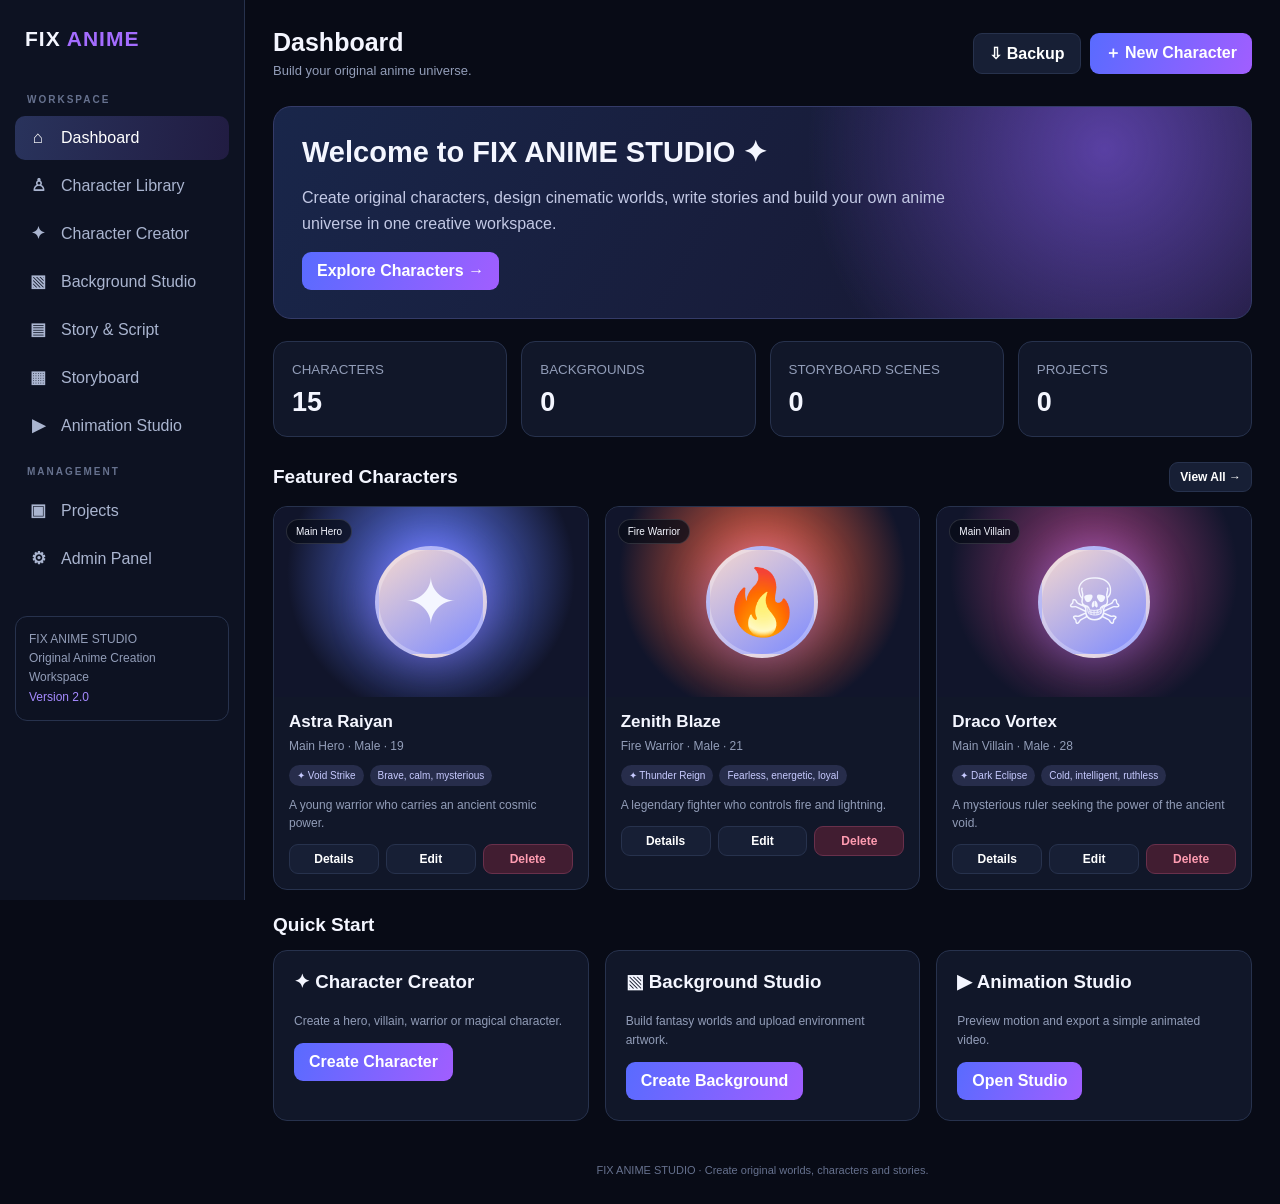
<file: index.html>
<!DOCTYPE html>
<html lang="en">
<head>
<meta charset="UTF-8">
<meta name="viewport" content="width=device-width, initial-scale=1.0">
<title>FIX ANIME STUDIO</title>
<style>
:root{--bg:#080b16;--panel:#111729;--panel2:#171f35;--line:#27324d;--text:#f4f6ff;--muted:#929db8;--blue:#6d7cff;--purple:#a46cff;--cyan:#4edbff;--danger:#ff5578}
*{box-sizing:border-box}
body{margin:0;background:var(--bg);color:var(--text);font-family:Inter,Segoe UI,Arial,sans-serif}
button,input,textarea,select{font:inherit}
button{cursor:pointer;border:0}
.app{display:flex;min-height:100vh}
.sidebar{width:245px;background:#0d1222;border-right:1px solid var(--line);padding:22px 15px;position:fixed;inset:0 auto 0 0;overflow:auto;z-index:5}
.logo{font-size:21px;font-weight:900;letter-spacing:1px;margin:5px 10px 28px}
.logo span{color:var(--purple)}
.nav-label{color:#66718e;font-size:10px;font-weight:800;letter-spacing:2px;padding:15px 12px 8px}
.nav{display:flex;align-items:center;gap:12px;padding:12px;border-radius:10px;color:#aab5d0;margin:3px 0;text-align:left;width:100%;background:transparent}
.nav:hover,.nav.active{background:linear-gradient(100deg,#29335c,#211c42);color:white}
.nav b{font-size:17px;width:22px;text-align:center}
.side-bottom{margin-top:35px;padding:13px;border:1px solid var(--line);border-radius:12px;color:var(--muted);font-size:12px;line-height:1.6}
.main{margin-left:245px;width:calc(100% - 245px);padding:28px;max-width:1600px}
.topbar{display:flex;justify-content:space-between;align-items:center;gap:15px;margin-bottom:28px}
.topbar h1{font-size:25px;margin:0}
.topbar p{color:var(--muted);font-size:13px;margin:6px 0 0}
.top-actions{display:flex;gap:9px;flex-wrap:wrap}
.btn{padding:10px 15px;border-radius:9px;background:var(--panel2);color:white;border:1px solid var(--line);font-weight:700}
.btn.primary{background:linear-gradient(110deg,#596bff,#a15eff);border:0}
.btn.danger{background:#411d31;color:#ff9cb1;border-color:#69304b}
.btn.small{padding:7px 10px;font-size:12px}
.page{display:none}.page.active{display:block}
.hero{padding:28px;border-radius:18px;background:radial-gradient(circle at 85% 20%,#5940a3 0,transparent 35%),linear-gradient(120deg,#19264a,#17152e);border:1px solid #343b68;margin-bottom:22px}
.hero h2{font-size:29px;margin:0 0 8px}.hero p{color:#c3c9e5;max-width:650px;line-height:1.6}
.stats{display:grid;grid-template-columns:repeat(4,1fr);gap:14px;margin:18px 0 25px}
.stat,.panel,.card{background:var(--panel);border:1px solid var(--line);border-radius:14px}
.stat{padding:18px}.stat small{color:var(--muted)}.stat strong{display:block;font-size:27px;margin-top:9px}
.section-head{display:flex;justify-content:space-between;align-items:center;gap:12px;margin:24px 0 14px;flex-wrap:wrap}
.section-head h2{margin:0;font-size:19px}
.grid{display:grid;grid-template-columns:repeat(3,minmax(0,1fr));gap:16px}
.card{overflow:hidden;min-width:0}
.portrait{height:190px;display:flex;align-items:center;justify-content:center;position:relative;overflow:hidden;background:radial-gradient(circle at 50% 35%,#596bb5,#171a37 68%)}
.portrait .orb{width:112px;height:112px;border-radius:50%;display:flex;align-items:center;justify-content:center;font-size:64px;background:linear-gradient(145deg,#f5d8ce,#7c8aff);box-shadow:0 0 45px #9a7cff77;border:4px solid #ffffff44}
.portrait img{width:100%;height:100%;object-fit:cover;position:absolute;inset:0}
.portrait .role-tag{position:absolute;left:12px;top:12px;background:#080b16bb;padding:6px 9px;border-radius:20px;font-size:10px;border:1px solid #ffffff22}
.card-body{padding:15px}.card-body h3{margin:0 0 5px;font-size:17px}.card-body p{margin:5px 0;color:var(--muted);font-size:12px;line-height:1.5}
.tags{display:flex;gap:6px;flex-wrap:wrap;margin:10px 0}.tag{font-size:10px;padding:5px 8px;border-radius:20px;background:#272d4b;color:#c7caff}
.card-actions{display:flex;gap:7px;margin-top:12px}
.card-actions button{flex:1}
.form-grid{display:grid;grid-template-columns:repeat(2,minmax(0,1fr));gap:13px}
.field{display:flex;flex-direction:column;gap:7px;margin-bottom:12px}
.field label{font-size:12px;color:#aeb8d2;font-weight:700}
.field input,.field textarea,.field select,.search{width:100%;background:#0b1120;border:1px solid var(--line);color:white;padding:11px;border-radius:9px;outline:none}
.field input:focus,.field textarea:focus,.field select:focus,.search:focus{border-color:var(--blue)}
.field textarea{min-height:95px;resize:vertical}
.panel{padding:20px;margin-bottom:18px}
.panel h2,.panel h3{margin-top:0}
.muted{color:var(--muted);font-size:12px;line-height:1.6}
.toolbar{display:flex;gap:10px;flex-wrap:wrap;margin-bottom:15px}
.toolbar .search{max-width:320px}
.empty{padding:35px;text-align:center;color:var(--muted);border:1px dashed var(--line);border-radius:12px}
.scene-list{display:grid;gap:10px}
.scene{padding:14px;background:#0c1324;border:1px solid var(--line);border-radius:10px}
.preview{background:#070a12;border:1px solid var(--line);border-radius:14px;overflow:hidden}
#animationCanvas{width:100%;height:auto;display:block;background:#10172a}
.footer-note{color:#66718e;font-size:11px;margin-top:25px;text-align:center}
.modal{display:none;position:fixed;inset:0;background:#000b;z-index:20;align-items:center;justify-content:center;padding:18px}
.modal.show{display:flex}
.modal-box{background:#111729;border:1px solid var(--line);border-radius:16px;padding:22px;width:min(600px,100%);max-height:90vh;overflow:auto}
.close{float:right;background:#252e49;color:white;border-radius:8px;padding:6px 10px}
.upload-preview{width:100%;max-height:180px;object-fit:contain;background:#080b16;border-radius:10px;margin-top:8px}
@media(max-width:1050px){.grid{grid-template-columns:repeat(2,minmax(0,1fr))}.stats{grid-template-columns:repeat(2,1fr)}}
@media(max-width:700px){.sidebar{width:65px;padding:12px 7px}.logo{font-size:0;margin:12px 5px 25px}.logo:first-letter{font-size:23px}.nav{justify-content:center;padding:12px 5px;font-size:0}.nav b{font-size:19px}.nav-label,.side-bottom{display:none}.main{margin-left:65px;width:calc(100% - 65px);padding:16px 12px}.grid{grid-template-columns:1fr}.stats{gap:8px}.stat{padding:12px}.stat strong{font-size:21px}.form-grid{grid-template-columns:1fr}.topbar h1{font-size:20px}.hero h2{font-size:23px}}
</style>
</head>
<body>
<div class="app">
<aside class="sidebar">
  <div class="logo">FIX <span>ANIME</span></div>
  <div class="nav-label">WORKSPACE</div>
  <button class="nav active" data-page="dashboard"><b>⌂</b>Dashboard</button>
  <button class="nav" data-page="characters"><b>♙</b>Character Library</button>
  <button class="nav" data-page="creator"><b>✦</b>Character Creator</button>
  <button class="nav" data-page="backgrounds"><b>▧</b>Background Studio</button>
  <button class="nav" data-page="story"><b>▤</b>Story & Script</button>
  <button class="nav" data-page="storyboard"><b>▦</b>Storyboard</button>
  <button class="nav" data-page="animation"><b>▶</b>Animation Studio</button>
  <div class="nav-label">MANAGEMENT</div>
  <button class="nav" data-page="projects"><b>▣</b>Projects</button>
  <button class="nav" data-page="admin"><b>⚙</b>Admin Panel</button>
  <div class="side-bottom">FIX ANIME STUDIO<br>Original Anime Creation Workspace<br><span style="color:#a58aff">Version 2.0</span></div>
</aside>

<main class="main">
<header class="topbar">
  <div><h1 id="pageTitle">Dashboard</h1><p>Build your original anime universe.</p></div>
  <div class="top-actions"><button class="btn" onclick="exportBackup()">⇩ Backup</button><button class="btn primary" onclick="go('creator')">＋ New Character</button></div>
</header>

<section class="page active" id="dashboard">
  <div class="hero">
    <h2>Welcome to FIX ANIME STUDIO ✦</h2>
    <p>Create original characters, design cinematic worlds, write stories and build your own anime universe in one creative workspace.</p>
    <button class="btn primary" onclick="go('characters')">Explore Characters →</button>
  </div>
  <div class="stats">
    <div class="stat"><small>CHARACTERS</small><strong id="statCharacters">15</strong></div>
    <div class="stat"><small>BACKGROUNDS</small><strong id="statBackgrounds">0</strong></div>
    <div class="stat"><small>STORYBOARD SCENES</small><strong id="statScenes">0</strong></div>
    <div class="stat"><small>PROJECTS</small><strong id="statProjects">0</strong></div>
  </div>
  <div class="section-head"><h2>Featured Characters</h2><button class="btn small" onclick="go('characters')">View All →</button></div>
  <div class="grid" id="featuredCharacters"></div>
  <div class="section-head"><h2>Quick Start</h2></div>
  <div class="grid">
    <div class="panel"><h3>✦ Character Creator</h3><p class="muted">Create a hero, villain, warrior or magical character.</p><button class="btn primary" onclick="go('creator')">Create Character</button></div>
    <div class="panel"><h3>▧ Background Studio</h3><p class="muted">Build fantasy worlds and upload environment artwork.</p><button class="btn primary" onclick="go('backgrounds')">Create Background</button></div>
    <div class="panel"><h3>▶ Animation Studio</h3><p class="muted">Preview motion and export a simple animated video.</p><button class="btn primary" onclick="go('animation')">Open Studio</button></div>
  </div>
</section>

<section class="page" id="characters">
  <div class="section-head"><h2>Anime Character Library</h2><button class="btn primary" onclick="go('creator')">＋ Add Character</button></div>
  <div class="toolbar"><input class="search" id="characterSearch" placeholder="Search character..." oninput="renderCharacters()"><select class="search" id="roleFilter" onchange="renderCharacters()"><option value="">All Roles</option><option>Hero</option><option>Villain</option><option>Warrior</option><option>Mage</option><option>Guardian</option></select></div>
  <div class="grid" id="characterGrid"></div>
</section>

<section class="page" id="creator">
  <div class="panel">
    <h2 id="creatorHeading">✦ Character Creator</h2>
    <p class="muted">Create a new original character or edit an existing one. Upload your own character artwork.</p>
    <form id="characterForm">
      <input type="hidden" id="editCharacterId">
      <div class="form-grid">
        <div class="field"><label>Character Name *</label><input id="cName" required placeholder="Example: Astra Raiyan"></div>
        <div class="field"><label>Role / Class</label><input id="cRole" placeholder="Hero, Villain, Warrior..."></div>
        <div class="field"><label>Gender</label><select id="cGender"><option>Male</option><option>Female</option><option>Other</option></select></div>
        <div class="field"><label>Age</label><input id="cAge" placeholder="19"></div>
        <div class="field"><label>Personality</label><input id="cPersonality" placeholder="Brave, mysterious, calm..."></div>
        <div class="field"><label>Hair Style / Color</label><input id="cHair" placeholder="Silver spiky hair"></div>
        <div class="field"><label>Eye Style / Color</label><input id="cEyes" placeholder="Glowing blue eyes"></div>
        <div class="field"><label>Outfit</label><input id="cOutfit" placeholder="Dark futuristic armor"></div>
        <div class="field"><label>Special Power</label><input id="cPower" placeholder="Void Strike"></div>
        <div class="field"><label>Character Artwork</label><input id="cImage" type="file" accept="image/*"></div>
      </div>
      <div class="field"><label>Backstory</label><textarea id="cStory" placeholder="Write the character's origin story..."></textarea></div>
      <img id="characterUploadPreview" class="upload-preview" style="display:none">
      <div class="top-actions"><button class="btn primary" type="submit">Save Character</button><button class="btn" type="button" onclick="resetCharacterForm()">Clear Form</button></div>
    </form>
  </div>
</section>

<section class="page" id="backgrounds">
  <div class="section-head"><h2>▧ Background Studio</h2></div>
  <div class="panel">
    <h3>Create Environment</h3>
    <div class="form-grid">
      <div class="field"><label>Background Name</label><input id="bgName" placeholder="Ancient Moon Kingdom"></div>
      <div class="field"><label>Environment Type</label><select id="bgType"><option>Fantasy City</option><option>Dark Forest</option><option>Ancient Temple</option><option>Mountain</option><option>Battlefield</option><option>Futuristic City</option><option>Ocean</option><option>Other</option></select></div>
    </div>
    <div class="field"><label>Description</label><textarea id="bgDescription" placeholder="Describe the environment, lighting, atmosphere and details..."></textarea></div>
    <div class="field"><label>Upload Background Artwork</label><input type="file" id="bgImage" accept="image/*"></div>
    <img id="backgroundUploadPreview" class="upload-preview" style="display:none">
    <button class="btn primary" onclick="saveBackground()">Save Background</button>
    <button class="btn" onclick="makeBackgroundPrompt()">Generate Text Prompt</button>
    <textarea id="bgPrompt" placeholder="Your background prompt will appear here..." style="width:100%;margin-top:12px;min-height:90px;background:#0b1120;color:white;border:1px solid var(--line);border-radius:9px;padding:12px"></textarea>
  </div>
  <div class="section-head"><h2>Background Library</h2></div>
  <div class="grid" id="backgroundGrid"></div>
</section>

<section class="page" id="story">
  <div class="panel">
    <h2>▤ Story & Script Editor</h2>
    <div class="field"><label>Anime / Episode Title</label><input id="storyTitle" placeholder="The Rise of the Void"></div>
    <div class="field"><label>Story / Script</label><textarea id="storyText" style="min-height:350px" placeholder="SCENE 01&#10;EXT. ANCIENT KINGDOM - NIGHT&#10;&#10;Write your story and dialogue here..."></textarea></div>
    <div class="top-actions"><button class="btn primary" onclick="saveStory()">Save Script</button><button class="btn" onclick="downloadStory()">Download TXT</button></div>
  </div>
</section>

<section class="page" id="storyboard">
  <div class="panel">
    <h2>▦ Storyboard Scene Builder</h2>
    <div class="form-grid">
      <div class="field"><label>Scene Title</label><input id="sceneTitle" placeholder="Scene 01 - The Arrival"></div>
      <div class="field"><label>Character</label><select id="sceneCharacter"></select></div>
      <div class="field"><label>Background</label><select id="sceneBackground"></select></div>
      <div class="field"><label>Camera Angle</label><select id="sceneCamera"><option>Wide Shot</option><option>Close Up</option><option>Medium Shot</option><option>Low Angle</option><option>High Angle</option><option>Over The Shoulder</option></select></div>
      <div class="field"><label>Action</label><input id="sceneAction" placeholder="Character enters the ancient temple"></div>
      <div class="field"><label>Duration (seconds)</label><input id="sceneDuration" type="number" min="1" max="120" value="5"></div>
    </div>
    <div class="field"><label>Dialogue</label><textarea id="sceneDialogue" placeholder="Character dialogue..."></textarea></div>
    <button class="btn primary" onclick="saveScene()">＋ Add Storyboard Scene</button>
  </div>
  <div class="section-head"><h2>Your Scenes</h2></div>
  <div id="sceneList" class="scene-list"></div>
</section>

<section class="page" id="animation">
  <div class="panel">
    <h2>▶ Animation Studio</h2>
    <p class="muted">Select a character and motion effect to preview a simple animated scene. This exports a basic animated composition, not a fully rigged AI animation.</p>
    <div class="form-grid">
      <div class="field"><label>Character</label><select id="animationCharacter" onchange="drawAnimation()"></select></div>
      <div class="field"><label>Motion Effect</label><select id="motionType" onchange="drawAnimation()"><option value="float">Floating Motion</option><option value="side">Side Movement</option><option value="zoom">Zoom In</option><option value="pulse">Energy Pulse</option></select></div>
      <div class="field"><label>Scene Background</label><select id="animationBackground" onchange="drawAnimation()"></select></div>
    </div>
    <div class="preview"><canvas id="animationCanvas" width="960" height="540"></canvas></div>
    <div class="top-actions" style="margin-top:14px"><button class="btn primary" onclick="startAnimation()">▶ Play Preview</button><button class="btn" onclick="stopAnimation()">Ⅱ Stop</button><button class="btn" onclick="exportVideo()">⇩ Export WebM Video</button></div>
    <p class="muted" id="exportStatus">Video export depends on browser MediaRecorder support. Export captures the canvas animation.</p>
  </div>
</section>

<section class="page" id="projects">
  <div class="panel">
    <h2>▣ Projects</h2>
    <div class="form-grid"><div class="field"><label>Project Name</label><input id="projectName" placeholder="My Anime Season 1"></div><div class="field"><label>Project Type</label><select id="projectType"><option>Anime Series</option><option>Short Film</option><option>Character Collection</option><option>Story Project</option></select></div></div>
    <button class="btn primary" onclick="addProject()">＋ Create Project</button>
  </div>
  <div id="projectGrid" class="grid"></div>
</section>

<section class="page" id="admin">
  <div class="panel">
    <h2>⚙ Admin Workspace</h2>
    <p class="muted">Manage the content stored in this browser. This is a local workspace admin panel, not a secure multi-user server admin system.</p>
    <div class="stats">
      <div class="stat"><small>CHARACTERS</small><strong id="adminCharacters">0</strong></div>
      <div class="stat"><small>BACKGROUNDS</small><strong id="adminBackgrounds">0</strong></div>
      <div class="stat"><small>SCENES</small><strong id="adminScenes">0</strong></div>
      <div class="stat"><small>PROJECTS</small><strong id="adminProjects">0</strong></div>
    </div>
    <div class="top-actions">
      <button class="btn primary" onclick="exportBackup()">Export Workspace JSON</button>
      <button class="btn" onclick="document.getElementById('importFile').click()">Import Backup JSON</button>
      <input id="importFile" type="file" accept=".json,application/json" hidden onchange="importBackup(event)">
      <button class="btn danger" onclick="resetWorkspace()">Reset Workspace</button>
    </div>
  </div>
  <div class="panel"><h3>Admin Notes</h3><p class="muted">Your data is saved in this browser using localStorage. Clearing browser data may remove it. Use Export Workspace JSON to keep a backup. For a real online admin dashboard, user accounts and shared storage, a backend such as Supabase or Firebase is required.</p></div>
</section>

<div class="footer-note">FIX ANIME STUDIO · Create original worlds, characters and stories.</div>
</main>
</div>

<div class="modal" id="detailModal" onclick="if(event.target===this)closeModal()">
 <div class="modal-box"><button class="close" onclick="closeModal()">✕</button><div id="modalContent"></div></div>
</div>

<script>
const STORAGE_KEY = "fix_anime_studio_single_v1";

const starterCharacters = [
 {id:"char001",name:"Astra Raiyan",role:"Main Hero",gender:"Male",age:"19",personality:"Brave, calm, mysterious",hair:"Silver white spiky hair",eyes:"Glowing blue",outfit:"Black futuristic ninja outfit",power:"Void Strike",backstory:"A young warrior who carries an ancient cosmic power.",image:"",symbol:"✦",color:"#617dff"},
 {id:"char002",name:"Zenith Blaze",role:"Fire Warrior",gender:"Male",age:"21",personality:"Fearless, energetic, loyal",hair:"Flame red",eyes:"Golden orange",outfit:"Dark red battle armor",power:"Thunder Reign",backstory:"A legendary fighter who controls fire and lightning.",image:"",symbol:"🔥",color:"#ff653e"},
 {id:"char003",name:"Draco Vortex",role:"Main Villain",gender:"Male",age:"28",personality:"Cold, intelligent, ruthless",hair:"Long black hair",eyes:"Crimson red",outfit:"Black royal armor",power:"Dark Eclipse",backstory:"A mysterious ruler seeking the power of the ancient void.",image:"",symbol:"☠",color:"#9c3d78"},
 {id:"char004",name:"Sakura Mirai",role:"Ice Princess",gender:"Female",age:"19",personality:"Gentle, clever, determined",hair:"Pink silver hair",eyes:"Crystal blue",outfit:"White and blue royal dress",power:"Ice Blossom",backstory:"A princess who protects her kingdom with ancient ice magic.",image:"",symbol:"❄",color:"#69c9ff"},
 {id:"char005",name:"Ryu Kazen",role:"Dragon Warrior",gender:"Male",age:"22",personality:"Proud, brave, protective",hair:"Dark blue spiky hair",eyes:"Dragon gold",outfit:"Black and orange combat suit",power:"Inferno Flame",backstory:"A warrior connected to the spirit of an ancient dragon.",image:"",symbol:"🐉",color:"#ed823f"},
 {id:"char006",name:"Miyu Seraph",role:"Spirit Mage",gender:"Female",age:"20",personality:"Wise, mysterious, kind",hair:"Lavender long hair",eyes:"Violet",outfit:"Purple mystical robe",power:"Spirit Magic",backstory:"A gifted mage who can communicate with forgotten spirits.",image:"",symbol:"☾",color:"#9a75e8"},
 {id:"char007",name:"Kairos Zero",role:"Time Scientist",gender:"Male",age:"25",personality:"Logical, quiet, curious",hair:"White silver hair",eyes:"Electric cyan",outfit:"Futuristic black scientist coat",power:"Time Control",backstory:"A genius who discovered a way to bend time itself.",image:"",symbol:"⌛",color:"#41d6db"},
 {id:"char008",name:"Kage Noctis",role:"Shadow Ninja",gender:"Male",age:"23",personality:"Silent, disciplined, mysterious",hair:"Midnight black",eyes:"Red glowing eyes",outfit:"Dark hooded ninja armor",power:"Shadow Dance",backstory:"A silent warrior trained in the forgotten art of shadows.",image:"",symbol:"影",color:"#716baf"},
 {id:"char009",name:"Hecate Noir",role:"Dark Sorceress",gender:"Female",age:"24",personality:"Powerful, mysterious, ambitious",hair:"Black violet hair",eyes:"Purple glowing eyes",outfit:"Elegant dark magical dress",power:"Night Curse",backstory:"A sorceress searching for the secrets of forbidden magic.",image:"",symbol:"♜",color:"#a84caa"},
 {id:"char010",name:"Raven Sylph",role:"Forest Guardian",gender:"Female",age:"20",personality:"Peaceful, brave, independent",hair:"Emerald green",eyes:"Forest green",outfit:"Green and silver nature armor",power:"Nature Spirit",backstory:"A guardian who protects the ancient forests.",image:"",symbol:"🍃",color:"#4ba984"},
 {id:"char011",name:"Drazen Flame",role:"Dragon Master",gender:"Male",age:"26",personality:"Strong, serious, honorable",hair:"Dark crimson",eyes:"Burning amber",outfit:"Dragon scale armor",power:"Dragon Soul",backstory:"The last master of an ancient dragon clan.",image:"",symbol:"♨",color:"#c84c38"},
 {id:"char012",name:"Elena Knight",role:"Light Warrior",gender:"Female",age:"22",personality:"Honest, courageous, compassionate",hair:"Golden blonde",eyes:"Bright blue",outfit:"White and gold knight armor",power:"Light Blade",backstory:"A knight sworn to defend the innocent.",image:"",symbol:"⚔",color:"#c9a75a"},
 {id:"char013",name:"Akira Storm",role:"Storm Fighter",gender:"Male",age:"20",personality:"Energetic, confident, playful",hair:"Electric blue",eyes:"Storm grey",outfit:"Blue futuristic combat jacket",power:"Storm Breaker",backstory:"A young fighter who commands the power of storms.",image:"",symbol:"⚡",color:"#438de5"},
 {id:"char014",name:"Elara Moon",role:"Moon Guardian",gender:"Female",age:"21",personality:"Quiet, graceful, mysterious",hair:"Moon silver",eyes:"Lunar violet",outfit:"Silver celestial robe",power:"Moonlight Veil",backstory:"A guardian chosen by the ancient moon temple.",image:"",symbol:"☾",color:"#9d9ce8"},
 {id:"char015",name:"Lord Veyron",role:"Ancient Antagonist",gender:"Male",age:"Unknown",personality:"Strategic, intimidating, patient",hair:"Long ash grey",eyes:"Glowing amber",outfit:"Ancient black royal armor",power:"Abyss Dominion",backstory:"An ancient ruler whose power was sealed for centuries.",image:"",symbol:"♛",color:"#a84c62"}
];

function freshData(){
 return {
  characters:starterCharacters.map(x=>({...x})),
  backgrounds:[],scenes:[],projects:[],
  story:{title:"",text:""}
 };
}
function loadData(){
 try{
  const saved=JSON.parse(localStorage.getItem(STORAGE_KEY));
  if(!saved || !Array.isArray(saved.characters)) return freshData();
  saved.backgrounds=Array.isArray(saved.backgrounds)?saved.backgrounds:[];
  saved.scenes=Array.isArray(saved.scenes)?saved.scenes:[];
  saved.projects=Array.isArray(saved.projects)?saved.projects:[];
  saved.story=saved.story||{title:"",text:""};
  return saved;
 }catch(e){return freshData();}
}
let data=loadData();
function persist(){
 try{localStorage.setItem(STORAGE_KEY,JSON.stringify(data));}
 catch(e){alert("Storage is full. Try smaller images or remove some uploads.");}
}
function uid(){return "id_"+Date.now()+"_"+Math.random().toString(36).slice(2,8)}
function esc(s=""){return String(s).replace(/[&<>"']/g,c=>({"&":"&amp;","<":"&lt;",">":"&gt;",'"':"&quot;","'":"&#39;"}[c]))}
function go(page){
 document.querySelectorAll(".page").forEach(p=>p.classList.remove("active"));
 document.querySelectorAll(".nav").forEach(n=>n.classList.toggle("active",n.dataset.page===page));
 document.getElementById(page).classList.add("active");
 const titles={dashboard:"Dashboard",characters:"Character Library",creator:"Character Creator",backgrounds:"Background Studio",story:"Story & Script",storyboard:"Storyboard",animation:"Animation Studio",projects:"Projects",admin:"Admin Panel"};
 document.getElementById("pageTitle").textContent=titles[page]||page;
 renderAll();
}
document.querySelectorAll(".nav").forEach(n=>n.addEventListener("click",()=>go(n.dataset.page)));

function avatar(c){
 const image=c.image?`<img src="${c.image}" alt="${esc(c.name)}">`:"";
 return `<div class="portrait" style="background:radial-gradient(circle at 50% 35%,${esc(c.color||"#596bb5")},#11152b 72%)">
 <span class="role-tag">${esc(c.role||"Character")}</span>
 <div class="orb">${esc(c.symbol||"✦")}</div>${image}
 </div>`;
}
function characterCard(c){
 return `<article class="card">${avatar(c)}<div class="card-body">
 <h3>${esc(c.name)}</h3><p>${esc(c.role||"Original Character")} · ${esc(c.gender||"")}${c.age?" · "+esc(c.age):""}</p>
 <div class="tags"><span class="tag">✦ ${esc(c.power||"Unknown Power")}</span><span class="tag">${esc(c.personality||"")}</span></div>
 <p>${esc(c.backstory||"No backstory added yet.")}</p>
 <div class="card-actions"><button class="btn small" onclick="viewCharacter('${c.id}')">Details</button><button class="btn small" onclick="editCharacter('${c.id}')">Edit</button><button class="btn small danger" onclick="deleteCharacter('${c.id}')">Delete</button></div>
 </div></article>`;
}
function renderCharacters(){
 const q=(document.getElementById("characterSearch")?.value||"").toLowerCase();
 const role=document.getElementById("roleFilter")?.value||"";
 const list=data.characters.filter(c=>(`${c.name} ${c.role} ${c.power}`.toLowerCase().includes(q))&&(!role||c.role.toLowerCase().includes(role.toLowerCase())));
 document.getElementById("characterGrid").innerHTML=list.length?list.map(characterCard).join(""):`<div class="empty">No characters found.</div>`;
}
function renderFeatured(){
 document.getElementById("featuredCharacters").innerHTML=data.characters.slice(0,3).map(characterCard).join("");
}
function renderBackgrounds(){
 const el=document.getElementById("backgroundGrid");
 if(!data.backgrounds.length){el.innerHTML='<div class="empty">No backgrounds yet. Create your first environment above.</div>';return}
 el.innerHTML=data.backgrounds.map(b=>`<article class="card">
 <div class="portrait">${b.image?`<img src="${b.image}" alt="">`:`<div class="orb">▧</div>`}<span class="role-tag">${esc(b.type)}</span></div>
 <div class="card-body"><h3>${esc(b.name)}</h3><p>${esc(b.description)}</p><button class="btn small danger" onclick="deleteBackground('${b.id}')">Delete</button></div></article>`).join("");
}
function updateSelectors(){
 const cOpts=data.characters.map(c=>`<option value="${c.id}">${esc(c.name)}</option>`).join("");
 const bOpts=data.backgrounds.map(b=>`<option value="${b.id}">${esc(b.name)}</option>`).join("");
 ["sceneCharacter","animationCharacter"].forEach(id=>document.getElementById(id).innerHTML=cOpts||'<option value="">No characters</option>');
 ["sceneBackground","animationBackground"].forEach(id=>document.getElementById(id).innerHTML=bOpts||'<option value="">No backgrounds</option>');
}
function renderScenes(){
 const el=document.getElementById("sceneList");
 if(!data.scenes.length){el.innerHTML='<div class="empty">No storyboard scenes created yet.</div>';return}
 el.innerHTML=data.scenes.map((s,i)=>`<div class="scene"><div style="display:flex;justify-content:space-between;gap:10px"><strong>${i+1}. ${esc(s.title)}</strong><button class="btn small danger" onclick="deleteScene('${s.id}')">Delete</button></div><p class="muted">Character: ${esc(s.characterName)} · Background: ${esc(s.backgroundName)} · ${esc(s.camera)} · ${esc(s.duration)} sec</p><p>${esc(s.action)}</p><p class="muted">Dialogue: ${esc(s.dialogue||"None")}</p></div>`).join("");
}
function renderProjects(){
 const el=document.getElementById("projectGrid");
 if(!data.projects.length){el.innerHTML='<div class="empty">No projects yet. Create your first project.</div>';return}
 el.innerHTML=data.projects.map(p=>`<div class="panel"><h3>${esc(p.name)}</h3><p class="muted">${esc(p.type)} · ${esc(p.date)}</p><button class="btn small danger" onclick="deleteProject('${p.id}')">Delete Project</button></div>`).join("");
}
function renderStats(){
 const c=data.characters.length,b=data.backgrounds.length,s=data.scenes.length,p=data.projects.length;
 document.getElementById("statCharacters").textContent=c;
 document.getElementById("statBackgrounds").textContent=b;
 document.getElementById("statScenes").textContent=s;
 document.getElementById("statProjects").textContent=p;
 document.getElementById("adminCharacters").textContent=c;
 document.getElementById("adminBackgrounds").textContent=b;
 document.getElementById("adminScenes").textContent=s;
 document.getElementById("adminProjects").textContent=p;
}
function renderAll(){
 renderStats();renderCharacters();renderFeatured();renderBackgrounds();renderScenes();renderProjects();updateSelectors();
}
function viewCharacter(id){
 const c=data.characters.find(x=>x.id===id);if(!c)return;
 document.getElementById("modalContent").innerHTML=`${avatar(c)}<h2>${esc(c.name)}</h2><p class="muted">${esc(c.role)} · ${esc(c.gender)} · ${esc(c.age)}</p><p><b>Personality:</b> ${esc(c.personality)}</p><p><b>Hair:</b> ${esc(c.hair)}</p><p><b>Eyes:</b> ${esc(c.eyes)}</p><p><b>Outfit:</b> ${esc(c.outfit)}</p><p><b>Power:</b> ${esc(c.power)}</p><p><b>Backstory:</b> ${esc(c.backstory)}</p>`;
 document.getElementById("detailModal").classList.add("show");
}
function closeModal(){document.getElementById("detailModal").classList.remove("show")}
function deleteCharacter(id){
 if(!confirm("Delete this character?"))return;
 data.characters=data.characters.filter(c=>c.id!==id);
 persist();renderAll();
}
function editCharacter(id){
 const c=data.characters.find(x=>x.id===id);if(!c)return;
 go("creator");
 document.getElementById("creatorHeading").textContent="Edit Character";
 document.getElementById("editCharacterId").value=c.id;
 const fields={cName:"name",cRole:"role",cGender:"gender",cAge:"age",cPersonality:"personality",cHair:"hair",cEyes:"eyes",cOutfit:"outfit",cPower:"power",cStory:"backstory"};
 Object.entries(fields).forEach(([id,key])=>document.getElementById(id).value=c[key]||"");
 document.getElementById("characterUploadPreview").style.display=c.image?"block":"none";
 document.getElementById("characterUploadPreview").src=c.image||"";
}
function resetCharacterForm(){
 document.getElementById("characterForm").reset();
 document.getElementById("editCharacterId").value="";
 document.getElementById("creatorHeading").textContent="✦ Character Creator";
 document.getElementById("characterUploadPreview").style.display="none";
}
function readImage(file,callback){
 if(!file){callback("");return}
 if(!file.type.startsWith("image/")){alert("Please select an image file.");return}
 if(file.size>850*1024){alert("Please use an image smaller than 850 KB.");return}
 const reader=new FileReader();
 reader.onload=()=>callback(reader.result);
 reader.readAsDataURL(file);
}
document.getElementById("cImage").addEventListener("change",e=>{
 const f=e.target.files[0];if(!f)return;
 readImage(f,src=>{if(src){const p=document.getElementById("characterUploadPreview");p.src=src;p.style.display="block"}});
});
document.getElementById("characterForm").addEventListener("submit",e=>{
 e.preventDefault();
 const id=document.getElementById("editCharacterId").value;
 const old=data.characters.find(c=>c.id===id);
 const file=document.getElementById("cImage").files[0];
 const save=image=>{
  const c={id:id||uid(),name:cName.value.trim(),role:cRole.value.trim(),gender:cGender.value,age:cAge.value,personality:cPersonality.value,hair:cHair.value,eyes:cEyes.value,outfit:cOutfit.value,power:cPower.value,backstory:cStory.value,image:image||(old?.image||""),symbol:old?.symbol||"✦",color:old?.color||"#6578d8"};
  if(id)data.characters=data.characters.map(x=>x.id===id?c:x);else data.characters.unshift(c);
  persist();resetCharacterForm();renderAll();go("characters");alert("Character saved successfully!");
 };
 if(file)readImage(file,save);else save("");
});

let pendingBgImage="";
document.getElementById("bgImage").addEventListener("change",e=>{
 const f=e.target.files[0];if(!f)return;
 readImage(f,src=>{pendingBgImage=src;const p=document.getElementById("backgroundUploadPreview");p.src=src;p.style.display=src?"block":"none"});
});
function saveBackground(){
 const name=document.getElementById("bgName").value.trim();
 if(!name){alert("Enter a background name.");return}
 data.backgrounds.unshift({id:uid(),name,type:bgType.value,description:bgDescription.value,image:pendingBgImage});
 persist();bgName.value="";bgDescription.value="";bgImage.value="";pendingBgImage="";backgroundUploadPreview.style.display="none";renderAll();alert("Background saved!");
}
function deleteBackground(id){
 if(!confirm("Delete this background?"))return;
 data.backgrounds=data.backgrounds.filter(x=>x.id!==id);persist();renderAll();
}
function makeBackgroundPrompt(){
 const name=bgName.value||"Fantasy Environment",type=bgType.value,desc=bgDescription.value||"cinematic atmosphere";
 bgPrompt.value=`Original anime environment concept art, ${type}, location named ${name}. ${desc}. Highly detailed environment design, dramatic cinematic lighting, atmospheric depth, beautiful composition, professional 2D anime background painting, no text, no watermark.`;
}
function saveStory(){
 data.story={title:storyTitle.value,text:storyText.value};persist();alert("Story saved!");
}
function downloadStory(){
 const text=`${storyTitle.value}\n\n${storyText.value}`;
 downloadBlob(text,(storyTitle.value||"anime-story")+".txt","text/plain");
}
function saveScene(){
 const title=sceneTitle.value.trim();if(!title){alert("Enter a scene title.");return}
 const c=data.characters.find(x=>x.id===sceneCharacter.value);
 const b=data.backgrounds.find(x=>x.id===sceneBackground.value);
 data.scenes.push({id:uid(),title,characterId:c?.id||"",characterName:c?.name||"None",backgroundId:b?.id||"",backgroundName:b?.name||"None",camera:sceneCamera.value,action:sceneAction.value,dialogue:sceneDialogue.value,duration:Math.max(1,Math.min(120,Number(sceneDuration.value)||5))});
 persist();sceneTitle.value="";sceneAction.value="";sceneDialogue.value="";renderAll();alert("Storyboard scene added!");
}
function deleteScene(id){data.scenes=data.scenes.filter(s=>s.id!==id);persist();renderAll()}
function addProject(){
 const name=projectName.value.trim();if(!name){alert("Enter project name.");return}
 data.projects.unshift({id:uid(),name,type:projectType.value,date:new Date().toLocaleDateString()});
 projectName.value="";persist();renderAll();
}
function deleteProject(id){if(!confirm("Delete project?"))return;data.projects=data.projects.filter(p=>p.id!==id);persist();renderAll()}
function downloadBlob(content,name,type){
 const blob=new Blob([content],{type}),url=URL.createObjectURL(blob),a=document.createElement("a");
 a.href=url;a.download=name;a.click();URL.revokeObjectURL(url);
}
function exportBackup(){
 const blob=new Blob([JSON.stringify(data,null,2)],{type:"application/json"});
 const url=URL.createObjectURL(blob),a=document.createElement("a");
 a.href=url;a.download="fix-anime-studio-backup.json";a.click();URL.revokeObjectURL(url);
}
function importBackup(event){
 const file=event.target.files[0];if(!file)return;
 const reader=new FileReader();
 reader.onload=()=>{
  try{
   const imported=JSON.parse(reader.result);
   if(!Array.isArray(imported.characters)||!Array.isArray(imported.backgrounds))throw new Error("Invalid backup");
   data={characters:imported.characters,backgrounds:imported.backgrounds,scenes:imported.scenes||[],projects:imported.projects||[],story:imported.story||{title:"",text:""}};
   persist();renderAll();alert("Backup imported!");
  }catch(e){alert("Invalid backup file.");}
 };
 reader.readAsText(file);event.target.value="";
}
function resetWorkspace(){
 if(!confirm("This will replace your current workspace with the original 15 starter characters and remove your other local data. Continue?"))return;
 data=freshData();persist();storyTitle.value="";storyText.value="";renderAll();alert("Workspace reset.");
}

/* ANIMATION PREVIEW AND WEBM EXPORT */
const canvas=document.getElementById("animationCanvas"),ctx=canvas.getContext("2d");
let animationFrame=null,animationStart=0,recording=false;
function drawFrame(t=0){
 const c=data.characters.find(x=>x.id===animationCharacter.value)||data.characters[0];
 const b=data.backgrounds.find(x=>x.id===animationBackground.value);
 const motion=motionType.value;
 const w=canvas.width,h=canvas.height;
 const grad=ctx.createLinearGradient(0,0,w,h);
 grad.addColorStop(0,"#111b3a");grad.addColorStop(1,"#25143e");
 ctx.fillStyle=grad;ctx.fillRect(0,0,w,h);
 for(let i=0;i<45;i++){
  const x=(i*173)%w,y=(i*97)%h;
  ctx.fillStyle="rgba(190,205,255,.35)";ctx.beginPath();ctx.arc(x,y,1.5,0,Math.PI*2);ctx.fill();
 }
 if(b?.image){
  const img=new Image();
  img.onload=()=>{ctx.globalAlpha=.5;ctx.drawImage(img,0,0,w,h);ctx.globalAlpha=1;drawCharacter(c,t,motion)};
  img.src=b.image;
 }else{
  ctx.fillStyle="rgba(78,219,255,.08)";ctx.beginPath();ctx.arc(480,270,190,0,Math.PI*2);ctx.fill();
  drawCharacter(c,t,motion);
 }
}
function drawCharacter(c,t,motion){
 const w=canvas.width,h=canvas.height;
 let x=w/2,y=h/2,scale=1;
 if(motion==="float")y+=Math.sin(t/350)*22;
 if(motion==="side")x+=Math.sin(t/450)*100;
 if(motion==="zoom")scale=1+Math.min(.35,(t%5000)/5000*.35);
 if(motion==="pulse")scale=1+Math.sin(t/170)*.07;
 ctx.save();ctx.translate(x,y);ctx.scale(scale,scale);
 ctx.shadowColor=c?.color||"#8d79ff";ctx.shadowBlur=45;
 ctx.fillStyle=c?.color||"#7185ff";ctx.beginPath();ctx.arc(0,0,83,0,Math.PI*2);ctx.fill();
 ctx.shadowBlur=0;ctx.fillStyle="#10172b";ctx.beginPath();ctx.arc(0,0,67,0,Math.PI*2);ctx.fill();
 ctx.fillStyle="#fff";ctx.font="82px Arial";ctx.textAlign="center";ctx.textBaseline="middle";ctx.fillText(c?.symbol||"✦",0,0);
 ctx.restore();
 ctx.fillStyle="#fff";ctx.textAlign="center";ctx.font="bold 35px Arial";ctx.fillText(c?.name||"Anime Character",w/2,465);
 ctx.fillStyle="#b9c4e8";ctx.font="18px Arial";ctx.fillText(c?.power||"Original Power",w/2,500);
}
function drawAnimation(){drawFrame(performance.now())}
function animateLoop(now){
 if(!animationStart)animationStart=now;
 drawFrame(now-animationStart);
 animationFrame=requestAnimationFrame(animateLoop);
}
function startAnimation(){stopAnimation();animationStart=0;animationFrame=requestAnimationFrame(animateLoop)}
function stopAnimation(){if(animationFrame)cancelAnimationFrame(animationFrame);animationFrame=null;drawAnimation()}
async function exportVideo(){
 if(!canvas.captureStream||!window.MediaRecorder){alert("Your browser does not support canvas video recording. Try Chrome or Edge.");return}
 if(recording)return;
 stopAnimation();recording=true;
 const stream=canvas.captureStream(30);
 let recorder;
 try{recorder=new MediaRecorder(stream,{mimeType:"video/webm"});}
 catch(e){recorder=new MediaRecorder(stream);}
 const chunks=[];
 recorder.ondataavailable=e=>{if(e.data.size)chunks.push(e.data)};
 recorder.onstop=()=>{
  const blob=new Blob(chunks,{type:"video/webm"});
  const url=URL.createObjectURL(blob),a=document.createElement("a");
  a.href=url;a.download="fix-anime-animation.webm";a.click();
  setTimeout(()=>URL.revokeObjectURL(url),1000);
  stream.getTracks().forEach(t=>t.stop());recording=false;
  document.getElementById("exportStatus").textContent="Video export completed.";
 };
 document.getElementById("exportStatus").textContent="Recording animation for 8 seconds...";
 recorder.start();startAnimation();
 setTimeout(()=>{stopAnimation();if(recorder.state!=="inactive")recorder.stop()},8000);
}

/* RESTORE SAVED SCRIPT AND START */
storyTitle.value=data.story.title||"";
storyText.value=data.story.text||"";
renderAll();
drawAnimation();
</script>
</body>
</html>
</file>
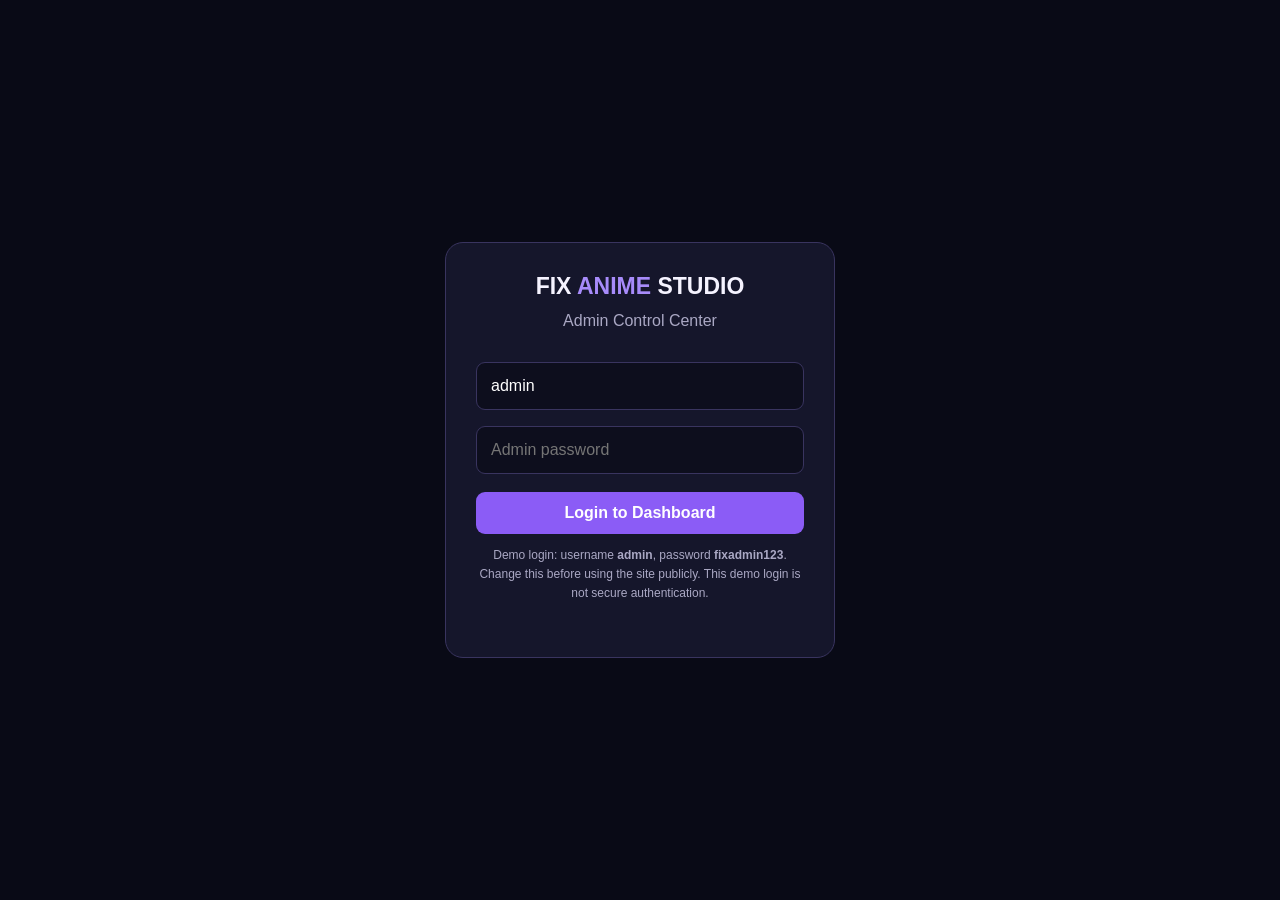
<file: admin.html>
<!DOCTYPE html>
<html lang="en">
<head>
<meta charset="UTF-8">
<meta name="viewport" content="width=device-width, initial-scale=1.0">
<title>Admin Dashboard | FIX ANIME STUDIO</title>
<style>
*{box-sizing:border-box;margin:0;padding:0}
body{background:#090a16;color:#f5f3ff;font-family:Arial,sans-serif}
button,input,select,textarea{font:inherit}
button{cursor:pointer}
.login-wrap{min-height:100vh;display:grid;place-items:center;padding:20px}
.login{width:100%;max-width:390px;background:#15162b;padding:30px;border:1px solid #39345f;border-radius:18px}
.logo{font-size:23px;font-weight:900;text-align:center;margin-bottom:12px}
.logo span{color:#a78bfa}
.login p{text-align:center;color:#aaa8c4;margin-bottom:24px}
.login input{width:100%;padding:14px;margin:8px 0;background:#0d0e1d;border:1px solid #39345f;border-radius:9px;color:white}
.btn{border:0;border-radius:9px;padding:12px 16px;background:#8b5cf6;color:white;font-weight:bold}
.btn:hover{filter:brightness(1.12)}
.btn.full{width:100%;margin-top:10px}
.btn.secondary{background:#292644}
.btn.danger{background:#a83254}
.error{color:#ff8da8;font-size:13px;margin-top:12px;text-align:center}
#dashboard{display:none}
.topbar{height:70px;background:#131428;border-bottom:1px solid #292747;display:flex;align-items:center;justify-content:space-between;padding:0 25px}
.topbar strong{font-size:20px}.topbar span{color:#a78bfa}
.layout{display:grid;grid-template-columns:220px 1fr;min-height:calc(100vh - 70px)}
.sidebar{background:#111225;padding:22px 14px;border-right:1px solid #292747}
.sidebar a{display:block;color:#c9c5e0;text-decoration:none;padding:13px;border-radius:9px;margin-bottom:7px}
.sidebar a.active,.sidebar a:hover{background:#29234a;color:white}
.content{padding:28px;min-width:0}
.heading{display:flex;justify-content:space-between;align-items:center;gap:12px;flex-wrap:wrap;margin-bottom:25px}
.heading p{color:#aaa8c4;margin-top:7px}
.stats{display:grid;grid-template-columns:repeat(3,minmax(0,1fr));gap:15px;margin-bottom:25px}
.stat,.panel{background:#15162b;border:1px solid #302d50;border-radius:14px;padding:20px}
.stat p{color:#aaa8c4;font-size:13px;margin-bottom:10px}
.stat strong{font-size:30px}
.panel h2{font-size:19px;margin-bottom:18px}
.form-grid{display:grid;grid-template-columns:repeat(2,minmax(0,1fr));gap:14px}
.field{display:flex;flex-direction:column;gap:7px}
.field.fullrow{grid-column:1/-1}
label{color:#c8c4df;font-size:13px}
input,select,textarea{width:100%;padding:12px;background:#0d0e1d;color:white;border:1px solid #39365b;border-radius:9px;outline:none}
textarea{min-height:95px;resize:vertical}
.actions{display:flex;gap:8px;flex-wrap:wrap;margin-top:18px}
.table-wrap{overflow-x:auto}
table{width:100%;border-collapse:collapse;min-width:650px}
th,td{text-align:left;padding:13px;border-bottom:1px solid #302d50;font-size:13px}
th{color:#aaa8c4}
.thumb{width:48px;height:48px;object-fit:cover;border-radius:8px;background:#29234a}
.small{padding:8px 11px;font-size:12px;margin:2px}
.note{font-size:12px;color:#aaa8c4;line-height:1.6;margin-top:12px}
#message{color:#a7f3d0;font-size:13px;margin-top:12px}
@media(max-width:760px){
 .layout{grid-template-columns:1fr}
 .sidebar{display:flex;gap:5px;overflow:auto;padding:10px}
 .sidebar a{white-space:nowrap;margin:0;padding:10px}
 .content{padding:16px}
 .stats{grid-template-columns:1fr}
 .form-grid{grid-template-columns:1fr}
 .field.fullrow{grid-column:auto}
 .topbar{padding:0 14px}
}
</style>
</head>
<body>

<section class="login-wrap" id="loginScreen">
 <div class="login">
  <div class="logo">FIX <span>ANIME</span> STUDIO</div>
  <p>Admin Control Center</p>
  <form id="loginForm">
   <input id="adminUser" placeholder="Admin username" value="admin" required>
   <input id="adminPass" type="password" placeholder="Admin password" required>
   <button class="btn full" type="submit">Login to Dashboard</button>
  </form>
  <div class="error" id="loginError"></div>
  <p class="note">Demo login: username <b>admin</b>, password <b>fixadmin123</b>. Change this before using the site publicly. This demo login is not secure authentication.</p>
 </div>
</section>

<section id="dashboard">
 <header class="topbar">
  <strong>FIX <span>ANIME</span> STUDIO</strong>
  <button class="btn secondary" onclick="logout()">Logout</button>
 </header>
 <div class="layout">
  <aside class="sidebar">
   <a href="#overview" class="active">▦ Dashboard</a>
   <a href="#manager">✦ Characters</a>
   <a href="characters.html" target="_blank">◈ View Gallery ↗</a>
   <a href="index.html">⌂ Website ↗</a>
  </aside>

  <main class="content">
   <section id="overview">
    <div class="heading">
     <div><h1>Dashboard</h1><p>Manage your FIX ANIME STUDIO universe.</p></div>
    </div>
    <div class="stats">
     <div class="stat"><p>Total Characters</p><strong id="totalCount">0</strong></div>
     <div class="stat"><p>2D Characters</p><strong id="twoDCount">0</strong></div>
     <div class="stat"><p>3D Characters</p><strong id="threeDCount">0</strong></div>
    </div>
   </section>

   <section class="panel" id="manager">
    <div class="heading">
     <div><h2 id="formTitle">✦ Add New Character</h2><p>Create and manage your anime characters.</p></div>
     <button class="btn secondary" onclick="resetForm()">＋ New</button>
    </div>

    <form id="characterForm">
     <input type="hidden" id="editId">
     <div class="form-grid">
      <div class="field">
       <label>Character Name *</label>
       <input id="name" placeholder="e.g. Akira Storm" required maxlength="60">
      </div>
      <div class="field">
       <label>Character Type *</label>
       <select id="type"><option>2D</option><option>3D</option></select>
      </div>
      <div class="field">
       <label>Character Role</label>
       <select id="role">
        <option>Hero</option><option>Villain</option><option>Warrior</option><option>Princess</option><option>Other</option>
       </select>
      </div>
      <div class="field">
       <label>Special Power</label>
       <input id="power" placeholder="e.g. Thunder Strike" maxlength="100">
      </div>
      <div class="field">
       <label>Image URL</label>
       <input id="image" type="url" placeholder="https://example.com/character.jpg">
      </div>
      <div class="field">
       <label>Emoji fallback</label>
       <input id="emoji" placeholder="⚡" maxlength="8" value="🎭">
      </div>
      <div class="field fullrow">
       <label>Character Story / Description</label>
       <textarea id="story" placeholder="Write the character's story..." maxlength="1000"></textarea>
      </div>
     </div>
     <div class="actions">
      <button class="btn" type="submit" id="saveBtn">Save Character</button>
      <button class="btn secondary" type="button" onclick="resetForm()">Clear Form</button>
     </div>
     <div id="message"></div>
    </form>
   </section>

   <section class="panel" style="margin-top:22px">
    <div class="heading">
     <div><h2>Character Management</h2><p>Edit or remove characters from your gallery.</p></div>
     <input id="filter" placeholder="Search characters..." style="max-width:230px" oninput="renderTable()">
    </div>
    <div class="table-wrap">
     <table>
      <thead><tr><th>Image</th><th>Name</th><th>Type</th><th>Role</th><th>Power</th><th>Actions</th></tr></thead>
      <tbody id="characterRows"></tbody>
     </table>
    </div>
    <p class="note">Changes are saved in this browser's LocalStorage. They are not automatically shared with other browsers or visitors.</p>
   </section>
  </main>
 </div>
</section>

<script>
const KEY="fixAnimeCharacters";
const USER="admin";
const PASS="fixadmin123";

const defaults=[
{id:1,name:"Akira Storm",role:"Hero",type:"2D",power:"Thunder Strike",story:"A brave young hero who protects his world with the power of thunder.",image:"",emoji:"⚡"},
{id:2,name:"Kage Shadow",role:"Warrior",type:"2D",power:"Shadow Control",story:"A mysterious warrior who can move through the shadows.",image:"",emoji:"🥷"},
{id:3,name:"Lord Zareth",role:"Villain",type:"3D",power:"Dark Energy",story:"A powerful villain who wants to control the universe.",image:"",emoji:"👿"},
{id:4,name:"Ryu Blaze",role:"Warrior",type:"3D",power:"Inferno Flame",story:"A fire warrior with a fearless heart.",image:"",emoji:"🔥"},
{id:5,name:"Yuki Frost",role:"Princess",type:"2D",power:"Frozen Storm",story:"A princess who protects her kingdom with ice magic.",image:"",emoji:"❄️"},
{id:6,name:"Drakon Vey",role:"Other",type:"3D",power:"Dragon Soul",story:"A legendary guardian connected to ancient dragons.",image:"",emoji:"🐉"}
];

function getCharacters(){
 try{
  const raw=localStorage.getItem(KEY);
  if(raw!==null){
   const data=JSON.parse(raw);
   if(Array.isArray(data))return data;
  }
 }catch(e){}
 localStorage.setItem(KEY,JSON.stringify(defaults));
 return [...defaults];
}
function saveCharacters(data){
 try{
  localStorage.setItem(KEY,JSON.stringify(data));
  return true;
 }catch(e){
  alert("Could not save. Browser storage may be full.");
  return false;
 }
}
function esc(s){
 return String(s??"").replace(/[&<>"']/g,c=>({"&":"&amp;","<":"&lt;",">":"&gt;",'"':"&quot;","'":"&#39;"}[c]));
}
function login(){
 document.getElementById("loginScreen").style.display="none";
 document.getElementById("dashboard").style.display="block";
 updateDashboard();
}
document.getElementById("loginForm").addEventListener("submit",e=>{
 e.preventDefault();
 const u=document.getElementById("adminUser").value.trim();
 const p=document.getElementById("adminPass").value;
 if(u===USER&&p===PASS){
  sessionStorage.setItem("fixAdminLoggedIn","yes");
  document.getElementById("loginError").textContent="";
  login();
 }else{
  document.getElementById("loginError").textContent="Incorrect username or password.";
 }
});
function logout(){
 sessionStorage.removeItem("fixAdminLoggedIn");
 document.getElementById("dashboard").style.display="none";
 document.getElementById("loginScreen").style.display="grid";
 document.getElementById("adminPass").value="";
}
function updateDashboard(){
 const list=getCharacters();
 document.getElementById("totalCount").textContent=list.length;
 document.getElementById("twoDCount").textContent=list.filter(c=>c.type==="2D").length;
 document.getElementById("threeDCount").textContent=list.filter(c=>c.type==="3D").length;
 renderTable();
}
function renderTable(){
 const q=(document.getElementById("filter").value||"").toLowerCase();
 const list=getCharacters().filter(c=>
  [c.name,c.role,c.type,c.power].join(" ").toLowerCase().includes(q)
 );
 const rows=document.getElementById("characterRows");
 if(!list.length){
  rows.innerHTML='<tr><td colspan="6">No characters found.</td></tr>';
  return;
 }
 rows.innerHTML=list.map(c=>`
 <tr>
  <td>${c.image?`<img class="thumb" src="${esc(c.image)}" alt="" onerror="this.style.display='none'">`:esc(c.emoji||"🎭")}</td>
  <td>${esc(c.name)}</td><td>${esc(c.type)}</td><td>${esc(c.role)}</td>
  <td>${esc(c.power)}</td>
  <td>
   <button class="btn secondary small" onclick="editCharacter('${String(c.id).replace(/'/g,"")}')">Edit</button>
   <button class="btn danger small" onclick="deleteCharacter('${String(c.id).replace(/'/g,"")}')">Delete</button>
  </td>
 </tr>`).join("");
}
document.getElementById("characterForm").addEventListener("submit",e=>{
 e.preventDefault();
 const list=getCharacters();
 const id=document.getElementById("editId").value;
 const character={
  id:id?Number(id):Date.now(),
  name:document.getElementById("name").value.trim(),
  type:document.getElementById("type").value,
  role:document.getElementById("role").value,
  power:document.getElementById("power").value.trim(),
  image:document.getElementById("image").value.trim(),
  emoji:document.getElementById("emoji").value.trim()||"🎭",
  story:document.getElementById("story").value.trim()
 };
 if(!character.name)return;
 const next=id?list.map(c=>String(c.id)===String(id)?character:c):[character,...list];
 if(saveCharacters(next)){
  resetForm();
  updateDashboard();
  document.getElementById("message").textContent="Character saved successfully!";
 }
});
function editCharacter(id){
 const c=getCharacters().find(x=>String(x.id)===String(id));
 if(!c)return;
 document.getElementById("editId").value=c.id;
 document.getElementById("name").value=c.name||"";
 document.getElementById("type").value=c.type||"2D";
 document.getElementById("role").value=c.role||"Other";
 document.getElementById("power").value=c.power||"";
 document.getElementById("image").value=c.image||"";
 document.getElementById("emoji").value=c.emoji||"🎭";
 document.getElementById("story").value=c.story||"";
 document.getElementById("formTitle").textContent="✎ Edit Character";
 document.getElementById("saveBtn").textContent="Update Character";
 document.getElementById("manager").scrollIntoView({behavior:"smooth"});
}
function deleteCharacter(id){
 if(!confirm("Delete this character? This cannot be undone."))return;
 const next=getCharacters().filter(c=>String(c.id)!==String(id));
 if(saveCharacters(next)){
  updateDashboard();
  document.getElementById("message").textContent="Character deleted.";
 }
}
function resetForm(){
 document.getElementById("characterForm").reset();
 document.getElementById("editId").value="";
 document.getElementById("emoji").value="🎭";
 document.getElementById("formTitle").textContent="✦ Add New Character";
 document.getElementById("saveBtn").textContent="Save Character";
 document.getElementById("message").textContent="";
}
if(sessionStorage.getItem("fixAdminLoggedIn")==="yes")login();
</script>
</body>
</html>
</file>
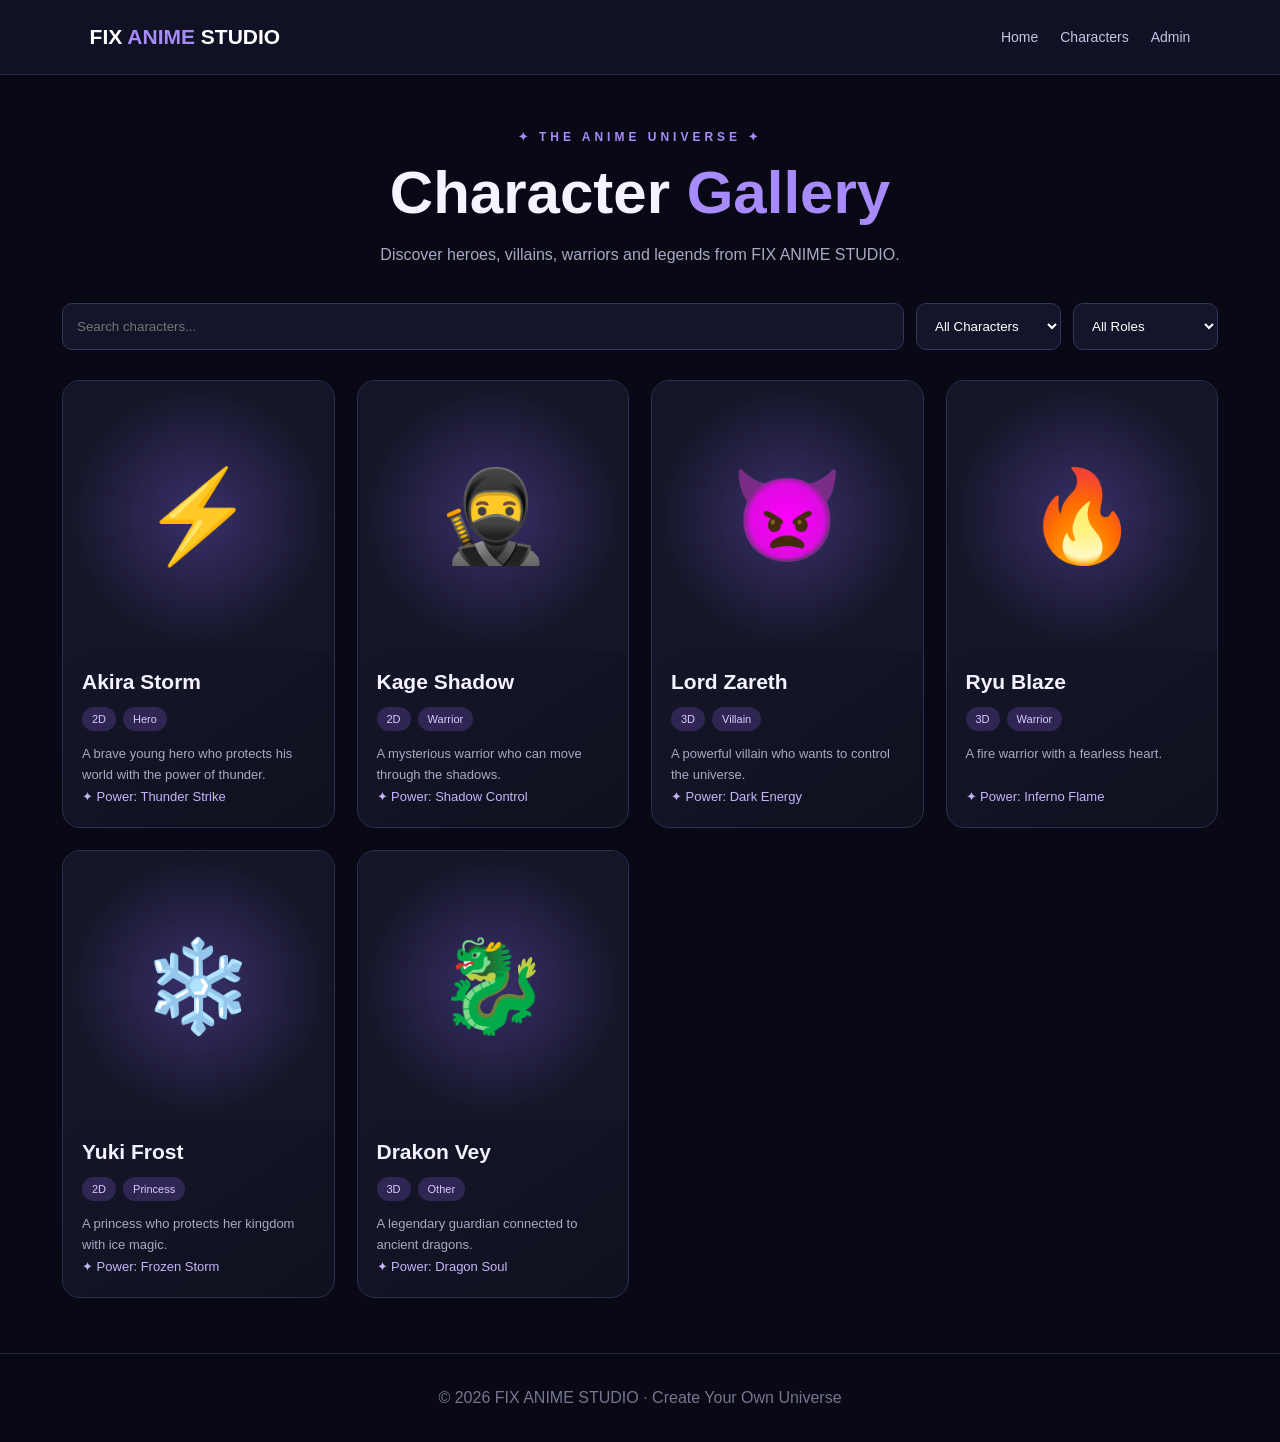
<file: characters.html>
<!DOCTYPE html>
<html lang="en">
<head>
<meta charset="UTF-8">
<meta name="viewport" content="width=device-width, initial-scale=1.0">
<title>Characters | FIX ANIME STUDIO</title>
<style>
*{box-sizing:border-box;margin:0;padding:0}
body{background:#080914;color:#f4f3ff;font-family:Arial,sans-serif}
header{height:75px;padding:0 7%;display:flex;align-items:center;justify-content:space-between;background:#101124;border-bottom:1px solid #29264b;position:sticky;top:0;z-index:5}
.logo{font-size:21px;font-weight:900;color:white;text-decoration:none}.logo span{color:#a78bfa}
nav{display:flex;gap:22px}nav a{color:#c8c3e7;text-decoration:none;font-size:14px}
nav a:hover{color:#c4b5fd}
main{max-width:1200px;margin:auto;padding:55px 22px}
.hero{text-align:center;margin-bottom:35px}
.tag{color:#a78bfa;letter-spacing:4px;font-size:12px;font-weight:bold}
h1{font-size:clamp(34px,6vw,60px);margin:14px 0}
.hero p{color:#aaa8c4;line-height:1.7}
.controls{display:flex;gap:12px;flex-wrap:wrap;margin:30px 0}
input,select{background:#14152a;border:1px solid #37345e;color:white;padding:14px;border-radius:10px;outline:none}
input{flex:1;min-width:180px}
select{min-width:145px}
.grid{display:grid;grid-template-columns:repeat(auto-fit,minmax(230px,1fr));gap:22px}
.card{background:linear-gradient(145deg,#17182f,#10111e);border:1px solid #302d53;border-radius:18px;overflow:hidden;transition:.25s}
.card:hover{transform:translateY(-6px);border-color:#9b7cff}
.art{height:270px;background:radial-gradient(circle at center,#39306a,#141526 70%);display:flex;align-items:center;justify-content:center;overflow:hidden}
.art img{width:100%;height:100%;object-fit:cover}
.placeholder{font-size:90px}
.info{padding:19px}
.info h2{font-size:21px;margin-bottom:8px}
.info p{color:#aaa8c4;font-size:13px;line-height:1.6;min-height:42px}
.pills{display:flex;gap:7px;flex-wrap:wrap;margin:13px 0}
.pill{font-size:11px;padding:6px 10px;border-radius:20px;background:#302653;color:#d8caff}
.detail{color:#c4b5fd;font-size:13px;line-height:1.7}
.empty{text-align:center;color:#aaa8c4;padding:60px 10px;grid-column:1/-1}
footer{text-align:center;padding:35px;color:#77758f;border-top:1px solid #24233c}
@media(max-width:600px){header{padding:0 15px}nav{gap:10px}nav a{font-size:12px}.art{height:230px}}
</style>
</head>
<body>
<header>
<a class="logo" href="index.html">FIX <span>ANIME</span> STUDIO</a>
<nav>
<a href="index.html">Home</a>
<a href="characters.html">Characters</a>
<a href="admin.html">Admin</a>
</nav>
</header>

<main>
<section class="hero">
<div class="tag">✦ THE ANIME UNIVERSE ✦</div>
<h1>Character <span style="color:#a78bfa">Gallery</span></h1>
<p>Discover heroes, villains, warriors and legends from FIX ANIME STUDIO.</p>
</section>

<div class="controls">
<input id="search" placeholder="Search characters..." oninput="render()">
<select id="type" onchange="render()">
<option value="all">All Characters</option>
<option value="2D">2D Anime</option>
<option value="3D">3D Anime</option>
</select>
<select id="role" onchange="render()">
<option value="all">All Roles</option>
<option>Hero</option><option>Villain</option><option>Warrior</option>
<option>Princess</option><option>Other</option>
</select>
</div>

<section class="grid" id="gallery"></section>
</main>

<footer>© 2026 FIX ANIME STUDIO · Create Your Own Universe</footer>

<script>
const KEY="fixAnimeCharacters";
const defaults=[
{id:1,name:"Akira Storm",role:"Hero",type:"2D",power:"Thunder Strike",story:"A brave young hero who protects his world with the power of thunder.",image:"",emoji:"⚡"},
{id:2,name:"Kage Shadow",role:"Warrior",type:"2D",power:"Shadow Control",story:"A mysterious warrior who can move through the shadows.",image:"",emoji:"🥷"},
{id:3,name:"Lord Zareth",role:"Villain",type:"3D",power:"Dark Energy",story:"A powerful villain who wants to control the universe.",image:"",emoji:"👿"},
{id:4,name:"Ryu Blaze",role:"Warrior",type:"3D",power:"Inferno Flame",story:"A fire warrior with a fearless heart.",image:"",emoji:"🔥"},
{id:5,name:"Yuki Frost",role:"Princess",type:"2D",power:"Frozen Storm",story:"A princess who protects her kingdom with ice magic.",image:"",emoji:"❄️"},
{id:6,name:"Drakon Vey",role:"Other",type:"3D",power:"Dragon Soul",story:"A legendary guardian connected to ancient dragons.",image:"",emoji:"🐉"}
];

function getCharacters(){
 try{
  const saved=localStorage.getItem(KEY);
  if(saved!==null){
   const data=JSON.parse(saved);
   if(Array.isArray(data))return data;
  }
 }catch(e){}
 localStorage.setItem(KEY,JSON.stringify(defaults));
 return defaults;
}
function safe(s){
 return String(s??"").replace(/[&<>"']/g,c=>({"&":"&amp;","<":"&lt;",">":"&gt;",'"':"&quot;","'":"&#39;"}[c]));
}
function render(){
 const q=document.getElementById("search").value.toLowerCase();
 const type=document.getElementById("type").value;
 const role=document.getElementById("role").value;
 const list=getCharacters().filter(c=>
  (type==="all"||c.type===type)&&
  (role==="all"||c.role===role)&&
  [c.name,c.power,c.story,c.role].join(" ").toLowerCase().includes(q)
 );
 const gallery=document.getElementById("gallery");
 if(!list.length){
  gallery.innerHTML='<div class="empty"><h2>No characters found</h2><p>Try another search or add characters from Admin Panel.</p></div>';
  return;
 }
 gallery.innerHTML=list.map(c=>`
 <article class="card">
  <div class="art">
   ${c.image?`<img src="${safe(c.image)}" alt="${safe(c.name)}" onerror="this.style.display='none';this.nextElementSibling.style.display='block'">`:''}
   <div class="placeholder" style="${c.image?'display:none':''}">${safe(c.emoji||"🎭")}</div>
  </div>
  <div class="info">
   <h2>${safe(c.name)}</h2>
   <div class="pills"><span class="pill">${safe(c.type||"2D")}</span><span class="pill">${safe(c.role||"Other")}</span></div>
   <p>${safe(c.story||"No story added yet.")}</p>
   <div class="detail">✦ Power: ${safe(c.power||"Unknown")}</div>
  </div>
 </article>`).join("");
}
window.addEventListener("storage",render);
render();
</script>
</body>
</html>
</file>
